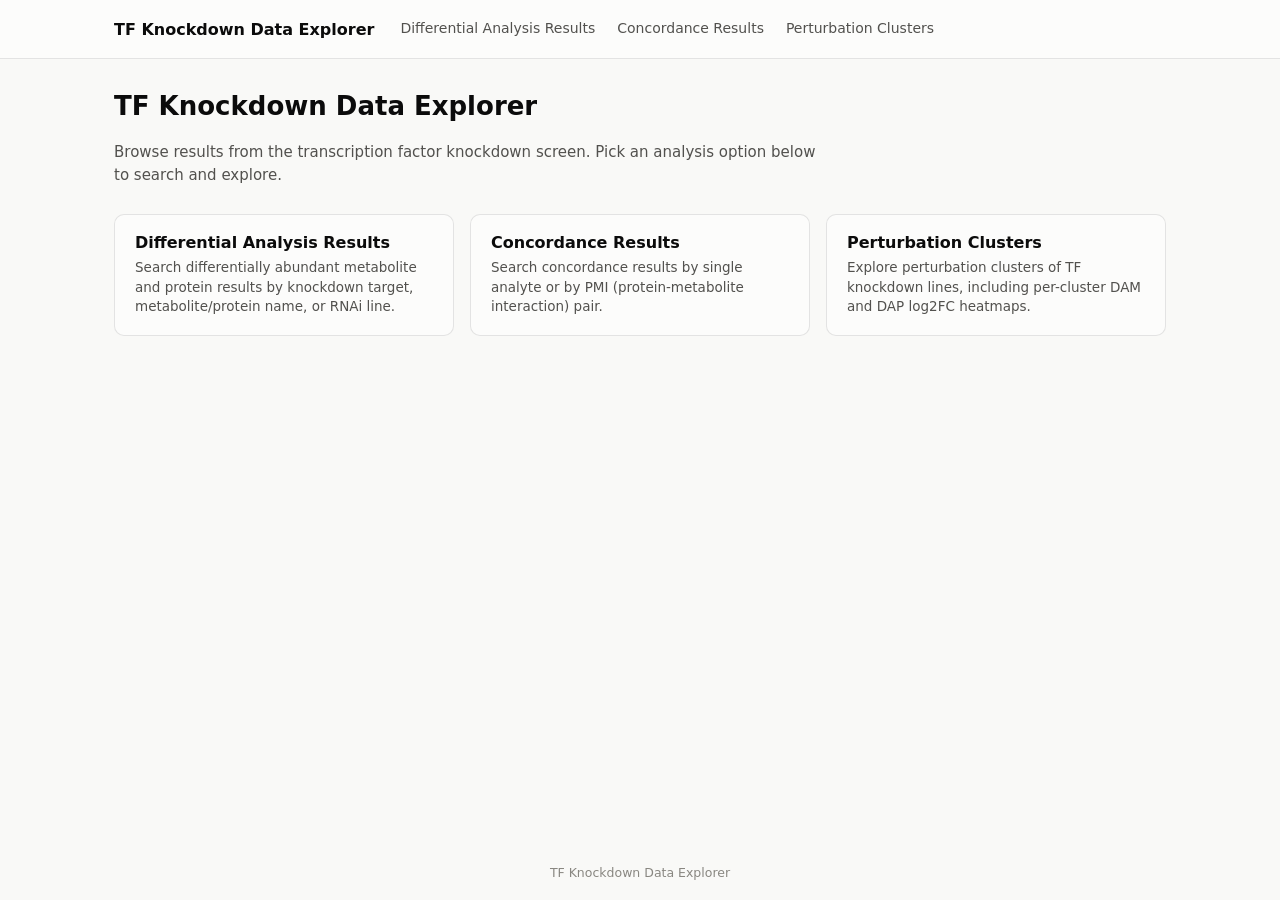
<file: index.html>
<!DOCTYPE html>
<html lang="en">
<head>
  <meta charset="UTF-8" />
  <meta name="viewport" content="width=device-width, initial-scale=1.0" />
  <title>TF Knockdown Data Explorer</title>
  <link rel="stylesheet" href="assets/css/style.css" />
</head>
<body>
  <header class="site-header">
    <nav class="site-nav" id="site-nav"></nav>
  </header>

  <main class="page">
    <h1 class="page-title">TF Knockdown Data Explorer</h1>
    <p class="page-subtitle">
      Browse results from the transcription factor knockdown screen. Pick an
      analysis option below to search and explore.
    </p>

    <div class="tab-grid" id="tab-cards"></div>
  </main>

  <footer class="site-footer">TF Knockdown Data Explorer</footer>

  <script src="assets/js/nav.js"></script>
  <script>
    function renderHomeCards() {
      const container = document.getElementById("tab-cards");
      container.innerHTML = SITE_TABS.map(
        (tab) => `
        <a class="tab-card" href="${tab.href}">
          <h3>${tab.label}</h3>
          <p>${tab.description}</p>
        </a>`
      ).join("");
    }
    renderNav(null);
    renderHomeCards();
  </script>
</body>
</html>
</file>
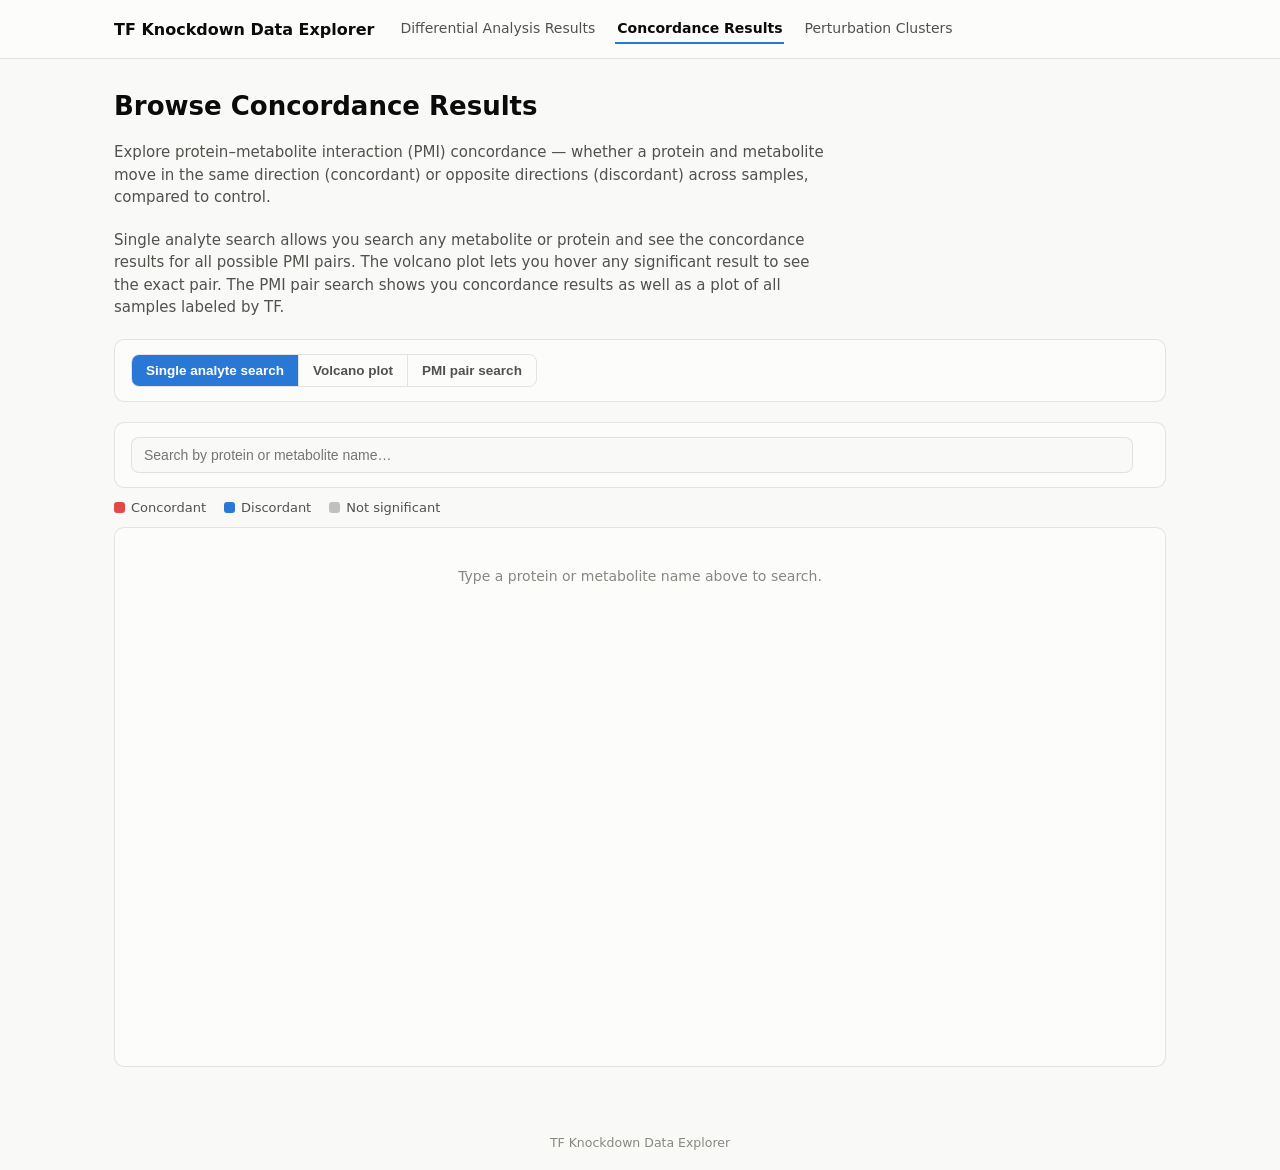
<file: concordance-results.html>
<!DOCTYPE html>
<html lang="en">
<head>
  <meta charset="UTF-8" />
  <meta name="viewport" content="width=device-width, initial-scale=1.0" />
  <title>Browse Concordance Results — TF Knockdown Data Explorer</title>
  <link rel="stylesheet" href="assets/css/style.css" />
</head>
<body>
  <header class="site-header">
    <nav class="site-nav" id="site-nav"></nav>
  </header>

  <main class="page">
    <h1 class="page-title">Browse Concordance Results</h1>
    <p class="page-subtitle">
      Explore protein–metabolite interaction (PMI) concordance — whether a
      protein and metabolite move in the same direction (concordant) or
      opposite directions (discordant) across samples, compared to control.
    </p>
    <p class="page-subtitle">
      Single analyte search allows you search any metabolite or protein and see
      the concordance results for all possible PMI pairs. The volcano plot lets
      you hover any significant result to see the exact pair. The PMI pair search
      shows you concordance results as well as a plot of all samples labeled by TF.
    </p>
    <div class="controls-bar">
      <div class="dataset-toggle" id="mode-toggle">
        <button data-mode="single" class="active">Single analyte search</button>
        <button data-mode="volcano">Volcano plot</button>
        <button data-mode="pair">PMI pair search</button>
      </div>
    </div>

    <!-- ============ Single analyte search ============ -->
    <section id="single-panel">
      <div class="controls-bar">
        <div class="search-wrap">
          <input
            id="analyte-search-input"
            class="search-input"
            type="text"
            placeholder="Search by protein or metabolite name…"
            autocomplete="off"
          />
        </div>
        <span class="result-count" id="analyte-result-count"></span>
      </div>

      <div class="legend" style="margin-top: 12px;">
        <span class="legend-item"><span class="legend-swatch swatch-up"></span> Concordant</span>
        <span class="legend-item"><span class="legend-swatch swatch-down"></span> Discordant</span>
        <span class="legend-item"><span class="legend-swatch swatch-ns"></span> Not significant</span>
      </div>

      <div id="analyte-results-table" class="vtable-viewport" style="margin-top: 12px;">
        <div class="empty-state">Type a protein or metabolite name above to search.</div>
      </div>
    </section>

    <!-- ============ Volcano plot ============ -->
    <section id="volcano-panel" style="display:none;">
      <div class="scatter-panel">
        <div class="scatter-panel-header">
          <span class="scatter-title">Volcano plot: protein–metabolite concordance</span>
        </div>
        <p class="page-subtitle" style="margin: 0;">
          Hover over any significant point to see the exact PMI pair it represents. 
          Clicking on a point will open its corresponding page in the PMI pair search tab.
        </p>
        <div id="volcano-wrap"><div class="loading-state">Loading concordance results…</div></div>
        <div class="legend">
          <span class="legend-item"><span class="legend-swatch swatch-up"></span> Concordant (significant)</span>
          <span class="legend-item"><span class="legend-swatch swatch-down"></span> Discordant (significant)</span>
          <span class="legend-item"><span class="legend-swatch swatch-ns"></span> Not significant</span>
        </div>
      </div>
    </section>

    <!-- ============ PMI pair search ============ -->
    <section id="pair-panel" style="display:none;">
      <div class="controls-bar">
        <div class="pair-controls">
          <div class="combo-field">
            <label for="protein-input">Protein</label>
            <input id="protein-input" type="text" list="protein-datalist" placeholder="Start typing a protein…" autocomplete="off" />
            <datalist id="protein-datalist"></datalist>
          </div>
          <div class="combo-field">
            <label for="metabolite-input">Metabolite</label>
            <input id="metabolite-input" type="text" list="metabolite-datalist" placeholder="Start typing a metabolite…" autocomplete="off" />
            <datalist id="metabolite-datalist"></datalist>
          </div>
        </div>
        <div class="combo-hint" id="pair-hint">Select an exact protein and metabolite to see their result.</div>
      </div>

      <div id="pair-output" style="margin-top: 16px; display: flex; flex-direction: column; gap: 16px;">
        <div class="empty-state">Choose a protein and a metabolite above.</div>
      </div>
    </section>
  </main>

  <footer class="site-footer">TF Knockdown Data Explorer</footer>

  <script src="assets/js/nav.js"></script>
  <script src="assets/js/virtual-table.js"></script>
  <script src="assets/js/concordance-results.js"></script>
</body>
</html>
</file>
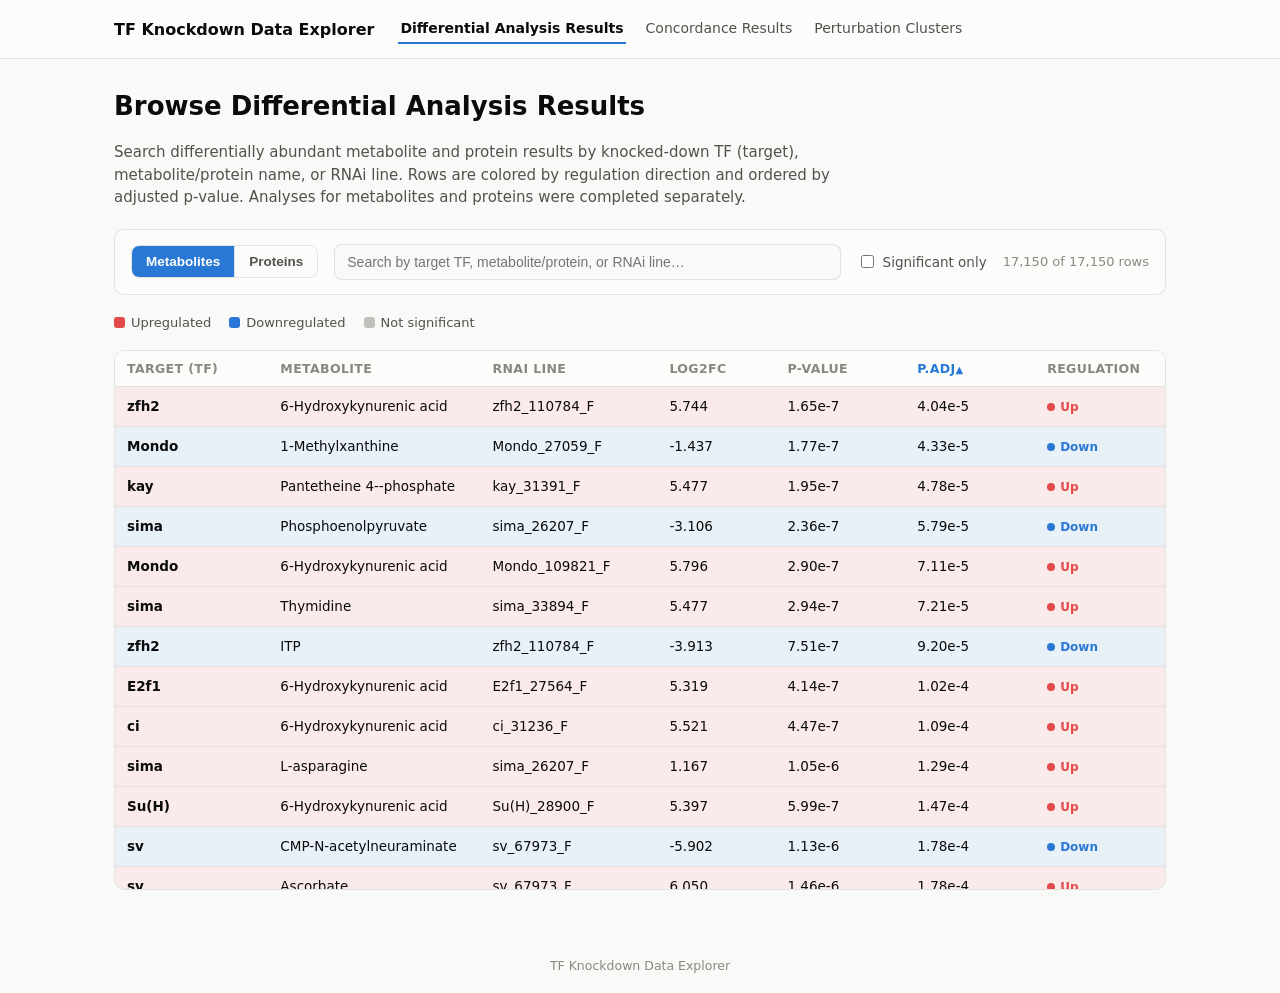
<file: differential-analysis.html>
<!DOCTYPE html>
<html lang="en">
<head>
  <meta charset="UTF-8" />
  <meta name="viewport" content="width=device-width, initial-scale=1.0" />
  <title>Browse Differential Analysis Results — TF Knockdown Data Explorer</title>
  <link rel="stylesheet" href="assets/css/style.css" />
</head>
<body>
  <header class="site-header">
    <nav class="site-nav" id="site-nav"></nav>
  </header>

  <main class="page">
    <h1 class="page-title">Browse Differential Analysis Results</h1>
    <p class="page-subtitle">
      Search differentially abundant metabolite and protein results by
      knocked-down TF (target), metabolite/protein name, or RNAi
      line. Rows are colored by regulation direction and ordered by adjusted p-value.
      Analyses for metabolites and proteins were completed separately.
    </p>

    <div class="controls-bar">
      <div class="dataset-toggle">
        <button data-key="dams" class="active">Metabolites</button>
        <button data-key="daps">Proteins</button>
      </div>

      <div class="search-wrap">
        <input
          id="search-input"
          class="search-input"
          type="text"
          placeholder="Search by target TF, metabolite/protein, or RNAi line…"
          autocomplete="off"
        />
      </div>

      <label class="checkbox-field">
        <input type="checkbox" id="sig-only" />
        Significant only
      </label>

      <span class="result-count" id="result-count"></span>
    </div>

    <div class="legend">
      <span class="legend-item"><span class="legend-swatch swatch-up"></span> Upregulated</span>
      <span class="legend-item"><span class="legend-swatch swatch-down"></span> Downregulated</span>
      <span class="legend-item"><span class="legend-swatch swatch-ns"></span> Not significant</span>
    </div>

    <div id="results-table" class="vtable-viewport">
      <div class="loading-state">Loading…</div>
    </div>
  </main>

  <footer class="site-footer">TF Knockdown Data Explorer</footer>

  <script src="assets/js/nav.js"></script>
  <script src="assets/js/virtual-table.js"></script>
  <script src="assets/js/differential-analysis.js"></script>
</body>
</html>
</file>
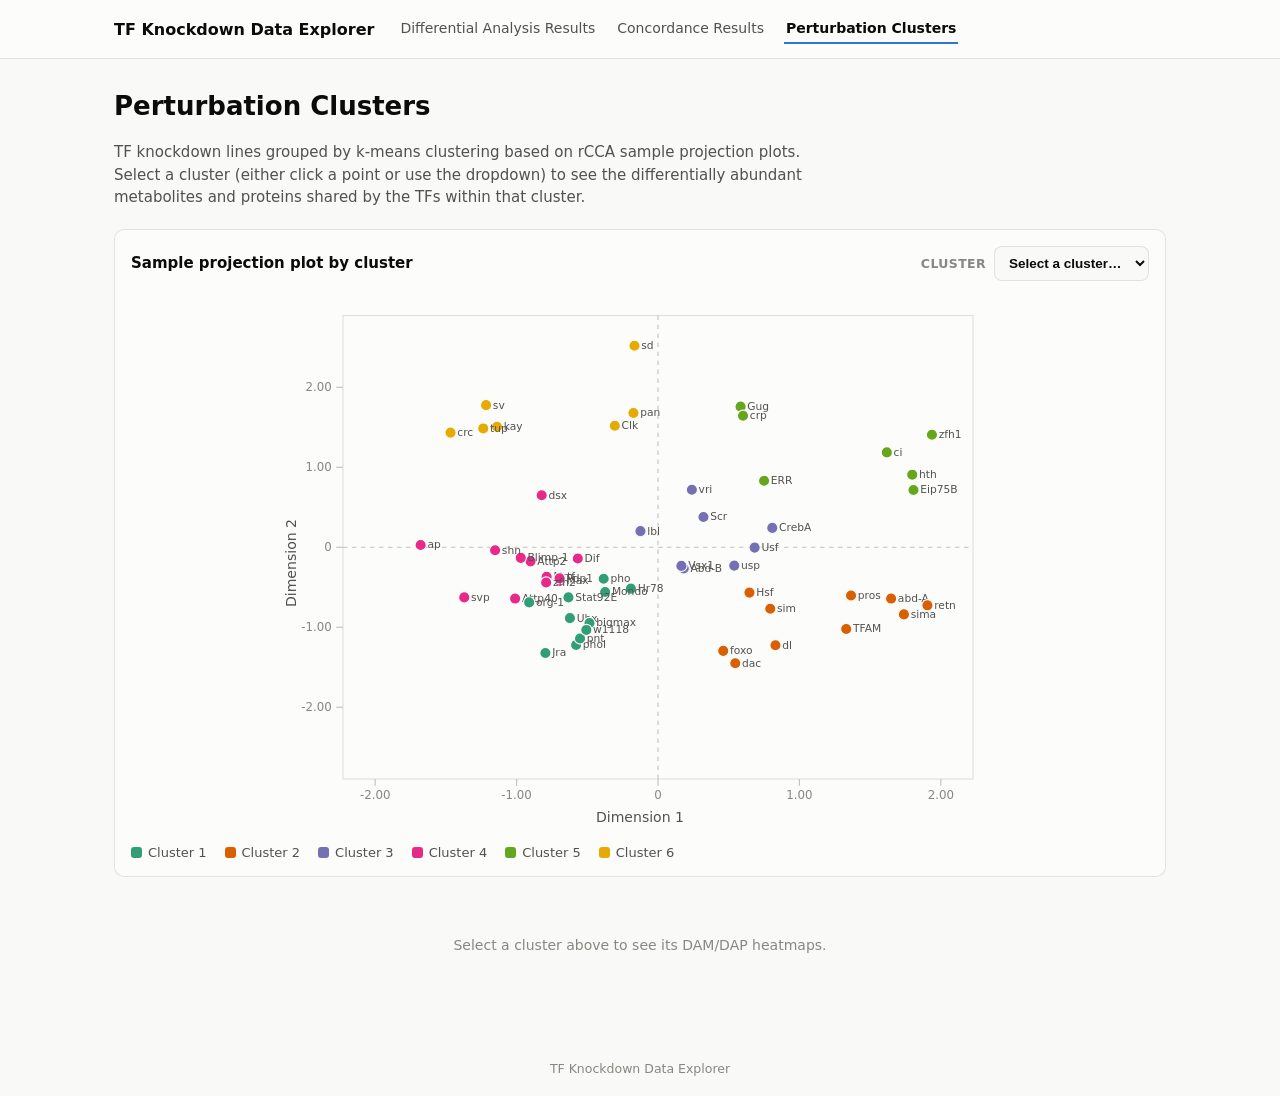
<file: perturbation-clusters.html>
<!DOCTYPE html>
<html lang="en">
<head>
  <meta charset="UTF-8" />
  <meta name="viewport" content="width=device-width, initial-scale=1.0" />
  <title>Perturbation Clusters — TF Knockdown Data Explorer</title>
  <link rel="stylesheet" href="assets/css/style.css" />
</head>
<body>
  <header class="site-header">
    <nav class="site-nav" id="site-nav"></nav>
  </header>

  <main class="page">
    <h1 class="page-title">Perturbation Clusters</h1>
    <p class="page-subtitle">
      TF knockdown lines grouped by k-means clustering based on rCCA sample 
      projection plots. Select a cluster (either click a point or use the dropdown) 
      to see the differentially abundant metabolites and proteins shared by the TFs
      within that cluster.
    </p>

    <div class="scatter-panel">
      <div class="scatter-panel-header">
        <span class="scatter-title">Sample projection plot by cluster</span>
        <div class="cluster-select-field">
          <label for="cluster-select">Cluster</label>
          <select id="cluster-select">
            <option value="">Select a cluster…</option>
          </select>
        </div>
      </div>
      <div id="cluster-scatter-wrap"><div class="loading-state">Loading cluster data…</div></div>
      <div class="legend" id="cluster-legend"></div>
    </div>

    <div class="scatter-panel" id="dam-heatmap-panel" style="display:none;">
      <div class="scatter-panel-header">
        <span class="scatter-title">Cluster DAMs: log2FC by RNAi line</span>
      </div>
      <div id="dam-heatmap-wrap"></div>
    </div>

    <div class="scatter-panel" id="dap-heatmap-panel" style="display:none;">
      <div class="scatter-panel-header">
        <span class="scatter-title">Cluster DAPs: log2FC by RNAi line</span>
      </div>
      <div id="dap-heatmap-wrap"></div>
    </div>

    <div id="heatmap-hint" class="empty-state">
      Select a cluster above to see its DAM/DAP heatmaps.
    </div>
  </main>

  <footer class="site-footer">TF Knockdown Data Explorer</footer>

  <script src="assets/js/nav.js"></script>
  <script src="assets/js/perturbation-clusters.js"></script>
</body>
</html>
</file>
<file: assets/css/style.css>
/* ============================================================
   TF Knockdown Data Explorer — shared styles
   Light mode only: surfaces, ink, gridlines, and a blue/red
   diverging pair for up/down regulation status.
   ============================================================ */

:root {
  color-scheme: light;
  --page-plane:      #f9f9f7;
  --surface-1:       #fcfcfb;
  --text-primary:    #0b0b0b;
  --text-secondary:  #52514e;
  --text-muted:      #898781;
  --gridline:        #e1e0d9;
  --baseline:        #c3c2b7;
  --border:          rgba(11, 11, 11, 0.10);

  --status-up:       #2a78d6;   /* diverging: blue */
  --status-down:     #e34948;   /* diverging: red */
  --status-neutral:  #898781;   /* not significant / NA */

  --status-up-bg:    rgba(42, 120, 214, 0.09);
  --status-down-bg:  rgba(227, 73, 72, 0.09);
}

/* Dark mode intentionally removed — the site always renders with the
   :root values above, regardless of the visitor's OS/browser theme. */

* { box-sizing: border-box; }

html, body {
  margin: 0;
  padding: 0;
  background: var(--page-plane);
  color: var(--text-primary);
  font-family: system-ui, -apple-system, "Segoe UI", sans-serif;
}

body {
  min-height: 100vh;
  display: flex;
  flex-direction: column;
}

a { color: var(--status-up); text-decoration: none; }
a:hover { text-decoration: underline; }

/* ---------- Top nav ---------- */

.site-header {
  border-bottom: 1px solid var(--border);
  background: var(--surface-1);
}

.site-nav {
  max-width: 1100px;
  margin: 0 auto;
  padding: 14px 24px;
  display: flex;
  align-items: center;
  gap: 24px;
  flex-wrap: wrap;
}

.nav-brand {
  font-weight: 700;
  font-size: 16px;
  color: var(--text-primary);
}
.nav-brand:hover { text-decoration: none; }

.nav-links {
  display: flex;
  gap: 18px;
  flex-wrap: wrap;
}

.nav-link {
  font-size: 14px;
  color: var(--text-secondary);
  padding: 6px 2px;
  border-bottom: 2px solid transparent;
}

.nav-link:hover {
  color: var(--text-primary);
  text-decoration: none;
}

.nav-link.active {
  color: var(--text-primary);
  border-bottom-color: var(--status-up);
  font-weight: 600;
}

/* ---------- Page shell ---------- */

.page {
  max-width: 1100px;
  width: 100%;
  margin: 0 auto;
  padding: 32px 24px 48px;
  flex: 1;
  display: flex;
  flex-direction: column;
  gap: 20px;
}

.page-title {
  font-size: 26px;
  font-weight: 700;
  margin: 0;
}

.page-subtitle {
  color: var(--text-secondary);
  font-size: 15px;
  margin: 0;
  max-width: 720px;
  line-height: 1.5;
}

/* ---------- Home page cards ---------- */

.tab-grid {
  display: grid;
  grid-template-columns: repeat(auto-fill, minmax(260px, 1fr));
  gap: 16px;
  margin-top: 8px;
}

.tab-card {
  display: block;
  background: var(--surface-1);
  border: 1px solid var(--border);
  border-radius: 10px;
  padding: 18px 20px;
  transition: border-color 0.15s ease;
}

.tab-card:hover {
  border-color: var(--status-up);
  text-decoration: none;
}

.tab-card h3 {
  margin: 0 0 6px;
  font-size: 16px;
  color: var(--text-primary);
}

.tab-card p {
  margin: 0;
  font-size: 13.5px;
  color: var(--text-secondary);
  line-height: 1.45;
}

.tab-card-empty {
  border-style: dashed;
  color: var(--text-muted);
  font-size: 13.5px;
}

/* ---------- Controls bar ---------- */

.controls-bar {
  display: flex;
  align-items: center;
  gap: 16px;
  flex-wrap: wrap;
  background: var(--surface-1);
  border: 1px solid var(--border);
  border-radius: 10px;
  padding: 14px 16px;
}

.dataset-toggle {
  display: flex;
  border: 1px solid var(--border);
  border-radius: 8px;
  overflow: hidden;
}

.dataset-toggle button {
  border: none;
  background: transparent;
  color: var(--text-secondary);
  font-size: 13.5px;
  font-weight: 600;
  padding: 8px 14px;
  cursor: pointer;
}

.dataset-toggle button + button {
  border-left: 1px solid var(--border);
}

.dataset-toggle button.active {
  background: var(--status-up);
  color: #fff;
}

.search-wrap {
  flex: 1;
  min-width: 220px;
  position: relative;
}

.search-input {
  width: 100%;
  padding: 9px 12px;
  border: 1px solid var(--border);
  border-radius: 8px;
  background: var(--page-plane);
  color: var(--text-primary);
  font-size: 14px;
}

.search-input:focus {
  outline: 2px solid var(--status-up);
  outline-offset: -1px;
}

.checkbox-field {
  display: flex;
  align-items: center;
  gap: 6px;
  font-size: 13.5px;
  color: var(--text-secondary);
  white-space: nowrap;
}

.checkbox-field input { accent-color: var(--status-up); }

.result-count {
  font-size: 13px;
  color: var(--text-muted);
  white-space: nowrap;
}

/* ---------- Legend ---------- */

.legend {
  display: flex;
  gap: 18px;
  flex-wrap: wrap;
  font-size: 13px;
  color: var(--text-secondary);
}

.legend-item {
  display: flex;
  align-items: center;
  gap: 6px;
}

.legend-swatch {
  width: 11px;
  height: 11px;
  border-radius: 3px;
  display: inline-block;
}

/* Data color coding is intentionally reversed from the --status-up/-down
   variable names: up-regulation and concordance are red, down-regulation
   and discordance are blue (per the user's request), matching the
   perturbation-clusters heatmap's blue=negative/red=positive convention.
   The variables themselves stay blue=up/red=down since they're also used
   for unrelated UI chrome (active tab, focus rings, invalid-state color)
   that should NOT flip — only the rules below deliberately point each data
   class at the "wrong" variable to get the flipped color. */
.swatch-up { background: var(--status-down); }
.swatch-down { background: var(--status-up); }
.swatch-ns { background: var(--status-neutral); opacity: 0.5; }

/* ---------- Virtual table ---------- */

.vtable-viewport {
  border: 1px solid var(--border);
  border-radius: 10px;
  background: var(--surface-1);
  overflow-y: auto;
  overflow-x: auto;
  height: 60vh;
  min-height: 360px;
}

.vtable {
  min-width: 780px;
}

.vtable-header {
  display: flex;
  position: sticky;
  top: 0;
  background: var(--surface-1);
  border-bottom: 1px solid var(--gridline);
  z-index: 1;
  font-size: 12.5px;
  font-weight: 700;
  color: var(--text-muted);
  text-transform: uppercase;
  letter-spacing: 0.03em;
}

.vtable-body {
  position: relative;
}

.vtable-row {
  display: flex;
  align-items: center;
  border-bottom: 1px solid var(--gridline);
  font-size: 13.5px;
  font-variant-numeric: tabular-nums;
}

.vtable-row.reg-up { background: var(--status-down-bg); }
.vtable-row.reg-down { background: var(--status-up-bg); }

.vtable-cell {
  padding: 0 12px;
  overflow: hidden;
  text-overflow: ellipsis;
  white-space: nowrap;
}

.vtable-header .vtable-cell { padding: 10px 12px; }

.vtable-th {
  cursor: pointer;
  user-select: none;
}

.vtable-th:hover {
  color: var(--text-primary);
}

.vtable-th-active {
  color: var(--status-up);
}

.sort-arrow {
  font-size: 10px;
  display: inline-block;
  width: 10px;
}

.reg-pill {
  display: inline-flex;
  align-items: center;
  gap: 5px;
  font-size: 12px;
  font-weight: 600;
}

.reg-pill::before {
  content: "";
  width: 8px;
  height: 8px;
  border-radius: 50%;
  display: inline-block;
}

.reg-pill.reg-up { color: var(--status-down); }
.reg-pill.reg-up::before { background: var(--status-down); }

.reg-pill.reg-down { color: var(--status-up); }
.reg-pill.reg-down::before { background: var(--status-up); }

.reg-pill.reg-ns, .reg-pill.reg-na { color: var(--text-muted); }
.reg-pill.reg-ns::before, .reg-pill.reg-na::before { background: var(--status-neutral); opacity: 0.5; }

/* Concordance direction codes (c = concordant, d = discordant) share the
   same blue/red status colors as the up/down regulation codes above —
   concordant/up = red, discordant/down = blue. */
.reg-pill.reg-c { color: var(--status-down); }
.reg-pill.reg-c::before { background: var(--status-down); }

.reg-pill.reg-d { color: var(--status-up); }
.reg-pill.reg-d::before { background: var(--status-up); }

.vtable-row.reg-c { background: var(--status-down-bg); }
.vtable-row.reg-d { background: var(--status-up-bg); }

/* ---------- Combobox fields (PMI pair search) ---------- */

.pair-controls {
  display: flex;
  align-items: flex-end;
  gap: 16px;
  flex-wrap: wrap;
}

.combo-field {
  display: flex;
  flex-direction: column;
  gap: 5px;
  min-width: 220px;
  flex: 1;
}

.combo-field label {
  font-size: 12.5px;
  font-weight: 600;
  color: var(--text-muted);
  text-transform: uppercase;
  letter-spacing: 0.03em;
}

.combo-field input {
  padding: 9px 12px;
  border: 1px solid var(--border);
  border-radius: 8px;
  background: var(--page-plane);
  color: var(--text-primary);
  font-size: 14px;
}

.combo-field input:focus {
  outline: 2px solid var(--status-up);
  outline-offset: -1px;
}

.combo-field input.invalid {
  border-color: var(--status-down);
}

.combo-hint {
  font-size: 12px;
  color: var(--text-muted);
  min-height: 16px;
}

.combo-hint.is-invalid { color: var(--status-down); }

/* ---------- Pair result stat tiles ---------- */

.stat-tile-row {
  display: flex;
  gap: 12px;
  flex-wrap: wrap;
  background: var(--surface-1);
  border: 1px solid var(--border);
  border-radius: 10px;
  padding: 16px;
}

.stat-tile {
  flex: 1;
  min-width: 120px;
  display: flex;
  flex-direction: column;
  gap: 4px;
}

.stat-tile-label {
  font-size: 12px;
  font-weight: 600;
  color: var(--text-muted);
  text-transform: uppercase;
  letter-spacing: 0.03em;
}

.stat-tile-value {
  font-size: 19px;
  font-weight: 700;
  color: var(--text-primary);
  font-variant-numeric: tabular-nums;
}

/* ---------- Scatter plot ---------- */

.scatter-panel {
  background: var(--surface-1);
  border: 1px solid var(--border);
  border-radius: 10px;
  padding: 16px;
  display: flex;
  flex-direction: column;
  gap: 12px;
}

.scatter-panel-header {
  display: flex;
  align-items: center;
  justify-content: space-between;
  flex-wrap: wrap;
  gap: 12px;
}

.scatter-title {
  font-size: 15px;
  font-weight: 700;
  color: var(--text-primary);
}

.scatter-wrap {
  width: 100%;
  overflow-x: auto;
}

.scatter-svg {
  width: 100%;
  height: auto;
  max-width: 720px;
  display: block;
  margin: 0 auto;
}

.scatter-svg .axis-line {
  stroke: var(--baseline);
  stroke-dasharray: 4 4;
  stroke-width: 1;
}

.scatter-svg .plot-frame {
  fill: none;
  stroke: var(--gridline);
  stroke-width: 1;
}

.scatter-svg .tick-line {
  stroke: var(--baseline);
  stroke-width: 1;
}

.scatter-svg .tick-label {
  fill: var(--text-muted);
  font-size: 10.5px;
  font-variant-numeric: tabular-nums;
}

.scatter-svg .axis-title {
  fill: var(--text-secondary);
  font-size: 12.5px;
}

.scatter-svg .point-label {
  fill: var(--text-muted);
  font-size: 9.5px;
  pointer-events: none;
}

.scatter-svg .annotation-text {
  fill: var(--text-secondary);
  font-size: 12.5px;
}

.scatter-svg .plot-title {
  fill: var(--text-primary);
  font-size: 14px;
  font-weight: 700;
}

/* pt-c/pt-d (concordant/discordant) are used by both the PMI pair quadrant
   plot and the volcano plot's significant points — concordant = red,
   discordant = blue. */
.scatter-svg circle.pt-c { fill: var(--status-down); }
.scatter-svg circle.pt-d { fill: var(--status-up); }
.scatter-svg circle { stroke: var(--surface-1); stroke-width: 1; cursor: pointer; }
.scatter-svg circle:hover { stroke: var(--text-primary); }

/* Volcano plot: a raster canvas (the ~180k not-significant points, drawn
   once for speed) sits under an SVG overlay (frame/ticks/axes plus the
   ~1-2k significant points, which stay real DOM nodes so they can have
   native tooltips and click handlers). Both layers share one box so their
   coordinate systems line up exactly. */
.volcano-wrap {
  position: relative;
  width: 100%;
  max-width: 720px;
  margin: 0 auto;
}

.volcano-canvas {
  position: absolute;
  top: 0;
  left: 0;
  width: 100%;
  height: 100%;
  display: block;
  pointer-events: none;
}

/* Custom hover tooltip for the volcano plot's significant points, anchored
   to the point itself (not the cursor) so it stays put on keyboard focus too. */
.volcano-tooltip {
  position: absolute;
  top: 0;
  left: 0;
  display: none;
  pointer-events: none;
  z-index: 5;
  background: var(--surface-1);
  border: 1px solid var(--border);
  border-radius: 6px;
  padding: 6px 10px;
  font-size: 12.5px;
  line-height: 1.4;
  color: var(--text-primary);
  box-shadow: 0 2px 8px rgba(11, 11, 11, 0.14);
  white-space: nowrap;
}

.volcano-tooltip-sub {
  display: block;
  margin-top: 2px;
  font-size: 11px;
  color: var(--text-secondary);
}

.empty-state {
  padding: 40px 16px;
  text-align: center;
  color: var(--text-muted);
  font-size: 14px;
}

.loading-state {
  padding: 40px 16px;
  text-align: center;
  color: var(--text-muted);
  font-size: 14px;
}

.site-footer {
  text-align: center;
  padding: 20px;
  color: var(--text-muted);
  font-size: 12.5px;
}

/* ---------- Perturbation clusters tab ---------- */

.cluster-select-field {
  display: flex;
  align-items: center;
  gap: 8px;
}

.cluster-select-field label {
  font-size: 12.5px;
  font-weight: 600;
  color: var(--text-muted);
  text-transform: uppercase;
  letter-spacing: 0.03em;
}

.cluster-select-field select {
  padding: 8px 10px;
  border: 1px solid var(--border);
  border-radius: 8px;
  background: var(--page-plane);
  color: var(--text-primary);
  font-size: 13.5px;
  font-weight: 600;
  cursor: pointer;
}

.cluster-select-field select:focus {
  outline: 2px solid var(--status-up);
  outline-offset: -1px;
}

.scatter-svg .cluster-point {
  stroke: var(--surface-1);
  stroke-width: 1;
  cursor: pointer;
  transition: opacity 0.15s ease;
}

.scatter-svg .cluster-point.is-dimmed {
  opacity: 0.28;
}

.scatter-svg .cluster-point.is-selected {
  stroke: var(--text-primary);
  stroke-width: 2;
}

.scatter-svg .cluster-point-label {
  fill: var(--text-secondary);
  font-size: 9.5px;
  pointer-events: none;
  transition: opacity 0.15s ease;
}

.scatter-svg .cluster-point-label.is-dimmed {
  opacity: 0.35;
}

/* ---------- Heatmaps (perturbation cluster DAMs/DAPs) ---------- */

.heatmap-scroll {
  overflow: auto;
  max-height: 620px;
  border: 1px solid var(--border);
  border-radius: 8px;
}

.heatmap-table {
  border-collapse: separate;
  border-spacing: 0;
  font-size: 11.5px;
}

.heatmap-table th,
.heatmap-table td {
  white-space: nowrap;
}

.heatmap-row-label {
  position: sticky;
  left: 0;
  background: var(--surface-1);
  padding: 3px 10px 3px 12px;
  text-align: left;
  color: var(--text-primary);
  border-right: 1px solid var(--gridline);
  border-bottom: 1px solid var(--gridline);
  z-index: 1;
  max-width: 220px;
  overflow: hidden;
  text-overflow: ellipsis;
}

.heatmap-col-tf {
  position: sticky;
  top: 0;
  background: var(--surface-1);
  padding: 6px 4px;
  text-align: center;
  font-size: 11px;
  font-weight: 700;
  color: var(--text-secondary);
  border-bottom: 1px solid var(--border);
  border-left: 1px solid var(--gridline);
  z-index: 2;
}

.heatmap-col-rnai {
  position: sticky;
  top: 26px;
  background: var(--surface-1);
  padding: 5px 4px;
  text-align: center;
  font-size: 10px;
  font-weight: 600;
  color: var(--text-muted);
  border-bottom: 1px solid var(--gridline);
  border-left: 1px solid var(--gridline);
  z-index: 2;
  min-width: 46px;
}

.heatmap-corner {
  position: sticky;
  top: 0;
  left: 0;
  background: var(--surface-1);
  z-index: 3;
  border-bottom: 1px solid var(--border);
  border-right: 1px solid var(--gridline);
}

.heatmap-corner-2 {
  top: 26px;
}

.heatmap-cell {
  text-align: center;
  padding: 3px 4px;
  border-left: 1px solid var(--gridline);
  border-bottom: 1px solid var(--gridline);
  font-variant-numeric: tabular-nums;
  min-width: 46px;
}

.heatmap-legend {
  display: flex;
  align-items: center;
  gap: 8px;
  font-size: 11.5px;
  color: var(--text-muted);
  margin-top: 4px;
}

.heatmap-legend-bar {
  width: 160px;
  height: 10px;
  border-radius: 5px;
  border: 1px solid var(--border);
}

.heatmap-meta {
  font-size: 12.5px;
  color: var(--text-secondary);
  margin-bottom: 4px;
}
</file>
